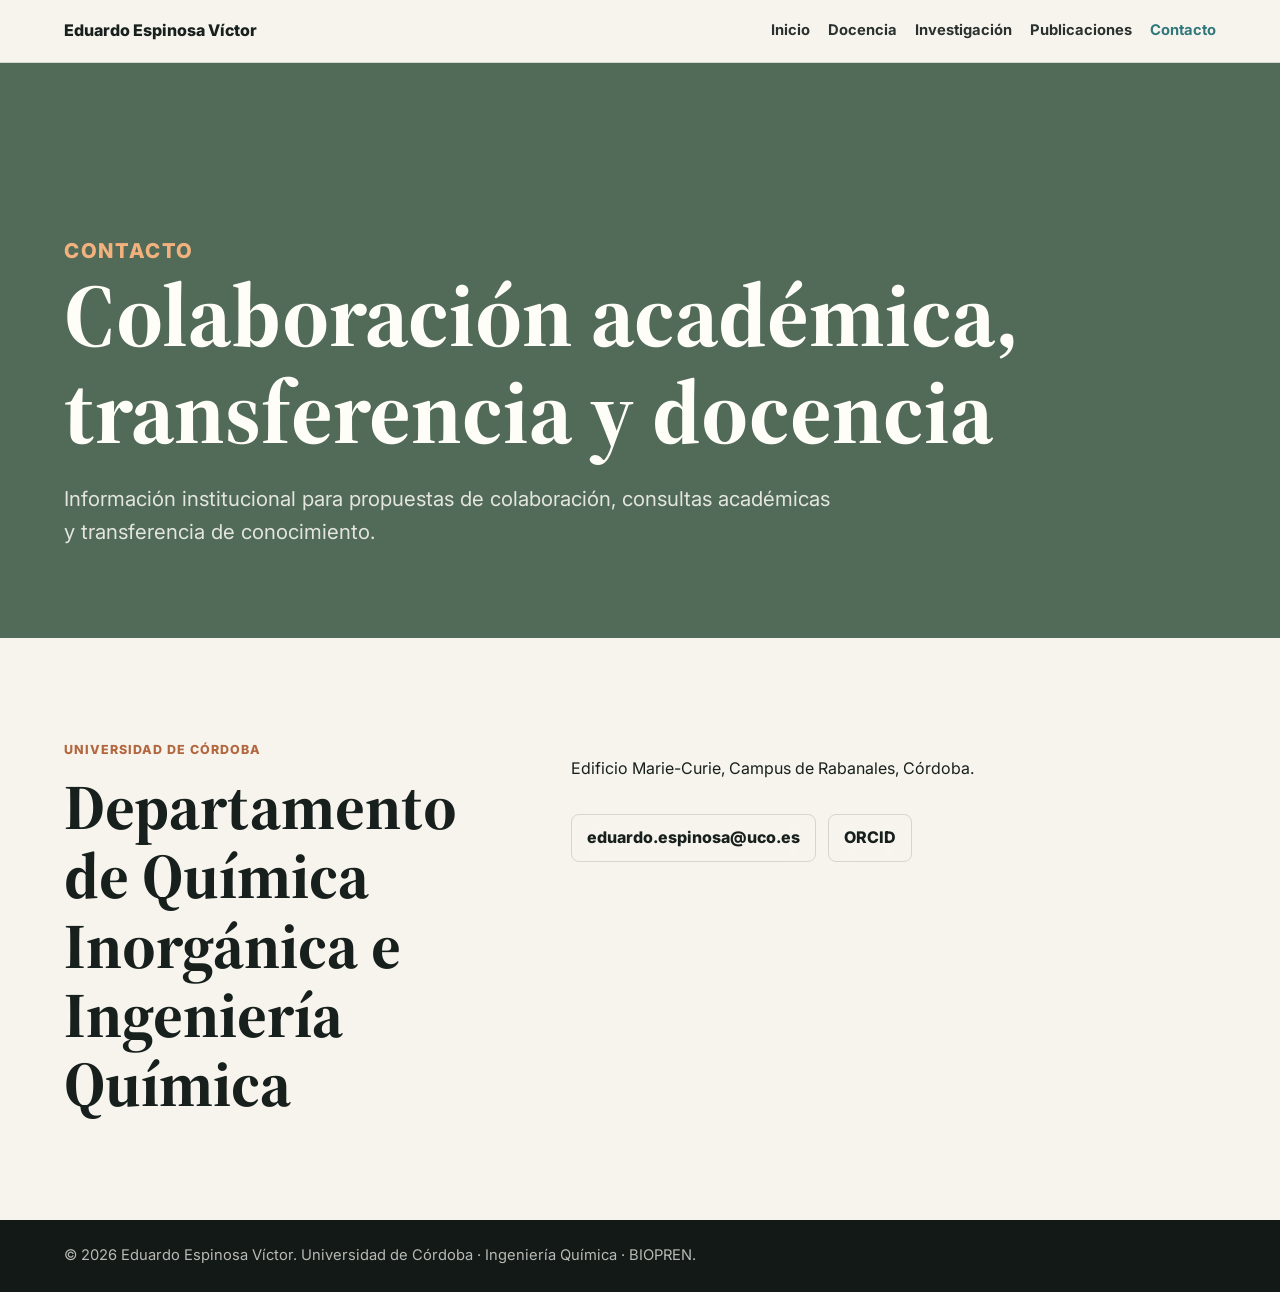
<file: contacto.html>
<!doctype html>
<html lang="es">
<head>
  <meta charset="utf-8">
  <meta name="viewport" content="width=device-width, initial-scale=1">
  <title>Contacto | Eduardo Espinosa Víctor</title>
  <meta name="description" content="Contacto académico de Eduardo Espinosa Víctor en la Universidad de Córdoba.">
  <link rel="preconnect" href="https://fonts.googleapis.com">
  <link rel="preconnect" href="https://fonts.gstatic.com" crossorigin>
  <link href="https://fonts.googleapis.com/css2?family=Inter:wght@400;500;600;700;800&family=Source+Serif+4:opsz,wght@8..60,600;8..60,700&display=swap" rel="stylesheet">
  <link rel="stylesheet" href="styles.css">
</head>
<body class="subpage">
  <header class="site-header" aria-label="Cabecera">
    <a class="brand" href="index.html" aria-label="Inicio">Eduardo Espinosa Víctor</a>
    <nav aria-label="Navegaci&oacute;n principal">
      <a href="index.html" class="">Inicio</a>
      <a href="docencia.html" class="">Docencia</a>
      <a href="investigacion.html" class="">Investigaci&oacute;n</a>
      <a href="publicaciones.html" class="">Publicaciones</a>
      <a href="contacto.html" class="active">Contacto</a>
    </nav>
  </header>
  <main>
    <section class="page-hero">
      <p class="section-kicker">Contacto</p><h1>Colaboración académica, transferencia y docencia</h1><p>Información institucional para propuestas de colaboración, consultas académicas y transferencia de conocimiento.</p>
    </section>
    <section class="section two-column">
      <div><p class="section-kicker">Universidad de Córdoba</p><h2>Departamento de Química Inorgánica e Ingeniería Química</h2></div>
      <div><p>Edificio Marie-Curie, Campus de Rabanales, Córdoba.</p><div class="contact-actions inline"><a href="mailto:eduardo.espinosa@uco.es">eduardo.espinosa@uco.es</a><a href="https://orcid.org/0000-0002-5195-1557">ORCID</a></div></div>
    </section>
  </main>
  <footer>
    <p>&copy; 2026 Eduardo Espinosa Víctor. Universidad de Córdoba &middot; Ingeniería Química &middot; BIOPREN.</p>
  </footer>
</body>
</html>
</file>
<file: styles.css>
:root {
  --ink: #18201d;
  --muted: #59655f;
  --paper: #f7f4ee;
  --white: #fffdf8;
  --moss: #516b58;
  --teal: #1f6d70;
  --copper: #b2673f;
  --line: rgba(24, 32, 29, 0.14);
  --shadow: 0 18px 50px rgba(24, 32, 29, 0.14);
}

* {
  box-sizing: border-box;
}

html {
  scroll-behavior: smooth;
}

body {
  margin: 0;
  color: var(--ink);
  background: var(--paper);
  font-family: Inter, system-ui, -apple-system, BlinkMacSystemFont, "Segoe UI", sans-serif;
  line-height: 1.6;
}

a {
  color: inherit;
}

.site-header {
  position: fixed;
  z-index: 20;
  top: 0;
  left: 0;
  right: 0;
  display: flex;
  justify-content: space-between;
  align-items: center;
  gap: 24px;
  padding: 18px clamp(20px, 5vw, 64px);
  color: var(--white);
  background: linear-gradient(to bottom, rgba(12, 20, 18, 0.72), rgba(12, 20, 18, 0));
}

body.subpage .site-header {
  position: sticky;
  color: var(--ink);
  background: rgba(247, 244, 238, 0.94);
  border-bottom: 1px solid var(--line);
  backdrop-filter: blur(16px);
}

.brand {
  font-weight: 800;
  text-decoration: none;
  letter-spacing: 0;
}

nav {
  display: flex;
  gap: 18px;
  flex-wrap: wrap;
  justify-content: flex-end;
}

nav a {
  font-size: 0.92rem;
  font-weight: 700;
  text-decoration: none;
  opacity: 0.92;
}

nav a.active {
  color: #f3b17d;
}

body.subpage nav a.active {
  color: var(--teal);
}

.hero {
  position: relative;
  min-height: 86vh;
  display: grid;
  align-items: end;
  overflow: hidden;
  color: var(--white);
  padding: 110px clamp(20px, 5vw, 64px) 78px;
}

.page-hero {
  padding: 150px clamp(20px, 5vw, 64px) clamp(56px, 7vw, 92px);
  background: var(--moss);
  color: var(--white);
}

.page-hero.visual {
  display: grid;
  grid-template-columns: minmax(0, 1.05fr) minmax(320px, 0.95fr);
  gap: clamp(28px, 5vw, 70px);
  align-items: center;
}

.page-hero-text {
  min-width: 0;
}

.page-hero-media {
  margin: 0;
  overflow: hidden;
  border-radius: 8px;
  border: 1px solid rgba(255, 253, 248, 0.28);
  box-shadow: var(--shadow);
}

.page-hero-media img {
  display: block;
  width: 100%;
  aspect-ratio: 16 / 10;
  object-fit: cover;
}

.page-hero .section-kicker {
  color: #f3b17d;
}

.page-hero h1 {
  max-width: 1000px;
  font-size: clamp(2.8rem, 7vw, 5.8rem);
}

.page-hero p {
  max-width: 780px;
  margin: 22px 0 0;
  color: rgba(255, 253, 248, 0.84);
  font-size: clamp(1.06rem, 2vw, 1.28rem);
}

.hero-image,
.hero-overlay {
  position: absolute;
  inset: 0;
  width: 100%;
  height: 100%;
}

.hero-image {
  object-fit: cover;
  filter: saturate(0.95) contrast(1.04);
}

.hero-overlay {
  background:
    linear-gradient(90deg, rgba(10, 18, 16, 0.88), rgba(10, 18, 16, 0.52) 45%, rgba(10, 18, 16, 0.12)),
    linear-gradient(0deg, rgba(10, 18, 16, 0.62), rgba(10, 18, 16, 0.08) 44%);
}

.hero-content {
  position: relative;
  z-index: 1;
  max-width: 940px;
}

.eyebrow,
.section-kicker {
  margin: 0 0 12px;
  color: var(--copper);
  font-weight: 800;
  text-transform: uppercase;
  font-size: 0.78rem;
  letter-spacing: 0.08em;
}

.hero .eyebrow {
  color: #f3b17d;
}

h1,
h2,
h3 {
  margin: 0;
  line-height: 1.08;
  letter-spacing: 0;
}

h1,
h2 {
  font-family: "Source Serif 4", Georgia, serif;
}

h1 {
  max-width: 820px;
  font-size: clamp(3.1rem, 9vw, 7.2rem);
}

h2 {
  font-size: clamp(2rem, 5vw, 4.2rem);
}

h3 {
  font-size: 1.06rem;
}

.lead {
  max-width: 690px;
  margin: 24px 0 0;
  font-size: clamp(1.08rem, 2.2vw, 1.45rem);
}

.hero-actions,
.contact-actions {
  display: flex;
  gap: 12px;
  flex-wrap: wrap;
  margin-top: 32px;
}

.hero-actions a,
.contact-actions a {
  display: inline-flex;
  min-height: 44px;
  align-items: center;
  border: 1px solid rgba(255, 253, 248, 0.55);
  border-radius: 8px;
  padding: 10px 15px;
  font-weight: 800;
  text-decoration: none;
  backdrop-filter: blur(12px);
}

.hero-actions a:hover,
.contact-actions a:hover {
  background: rgba(255, 253, 248, 0.12);
}

.intro-band,
.section,
.contact {
  padding: clamp(58px, 8vw, 104px) clamp(20px, 5vw, 64px);
}

.intro-grid,
.two-column {
  display: grid;
  grid-template-columns: minmax(0, 0.8fr) minmax(0, 1.2fr);
  gap: clamp(30px, 6vw, 86px);
  align-items: start;
}

.intro-copy {
  font-size: clamp(1.05rem, 1.6vw, 1.24rem);
}

.intro-copy p:first-child {
  margin-top: 0;
}

.metrics {
  display: grid;
  grid-template-columns: repeat(4, minmax(0, 1fr));
  border-top: 1px solid var(--line);
  border-bottom: 1px solid var(--line);
  background: var(--white);
}

.metric {
  min-height: 150px;
  padding: 26px clamp(20px, 4vw, 42px);
  border-right: 1px solid var(--line);
}

.metric:last-child {
  border-right: 0;
}

.metric strong {
  display: block;
  color: var(--teal);
  font-family: "Source Serif 4", Georgia, serif;
  font-size: clamp(2.4rem, 6vw, 4.8rem);
  line-height: 1;
}

.metric span {
  display: block;
  margin-top: 10px;
  color: var(--muted);
  font-weight: 800;
}

.section-heading {
  max-width: 780px;
  margin-bottom: 34px;
}

.research-grid {
  display: grid;
  grid-template-columns: repeat(4, minmax(0, 1fr));
  gap: 16px;
}

.nav-card-grid {
  display: grid;
  grid-template-columns: repeat(3, minmax(0, 1fr));
  gap: 16px;
}

.nav-card {
  display: flex;
  min-height: 240px;
  flex-direction: column;
  justify-content: space-between;
  border: 1px solid var(--line);
  border-radius: 8px;
  padding: 24px;
  background: var(--white);
  text-decoration: none;
  box-shadow: 0 0 0 rgba(24, 32, 29, 0);
  transition: transform 160ms ease, box-shadow 160ms ease;
}

.nav-card:hover {
  transform: translateY(-3px);
  box-shadow: var(--shadow);
}

.nav-card span {
  color: var(--teal);
  font-weight: 900;
}

.nav-card p {
  margin: 14px 0 0;
  color: var(--muted);
}

.research-grid article,
.project-list article,
.publication-list article {
  border: 1px solid var(--line);
  border-radius: 8px;
  background: var(--white);
}

.research-grid article {
  min-height: 250px;
  padding: 24px;
}

.research-grid h3,
.project-list h3,
.publication-list h3 {
  margin-bottom: 12px;
}

.research-grid p,
.project-list p,
.publication-list p,
.timeline p,
.contact p {
  margin: 0;
  color: var(--muted);
}

.tinted {
  background: #eef1e8;
}

.project-list {
  display: grid;
  grid-template-columns: repeat(2, minmax(0, 1fr));
  gap: 16px;
}

.project-list.all-projects {
  grid-template-columns: repeat(3, minmax(0, 1fr));
}

.project-list article {
  padding: 24px;
}

.project-card {
  min-height: 280px;
}

.project-top {
  display: flex;
  justify-content: space-between;
  gap: 14px;
  margin-bottom: 16px;
  align-items: flex-start;
}

.project-top span,
.project-top strong {
  color: var(--teal);
  font-size: 0.78rem;
  font-weight: 900;
  line-height: 1.35;
}

.project-top strong {
  color: var(--copper);
  text-align: right;
}

.project-list span,
.timeline span {
  display: inline-block;
  margin-bottom: 12px;
  color: var(--teal);
  font-weight: 900;
}

.publication-list {
  display: grid;
  gap: 12px;
}

.publication-list article {
  padding: 22px 24px;
}

.year-list {
  display: grid;
  gap: 14px;
}

.year-block {
  border: 1px solid var(--line);
  border-radius: 8px;
  background: var(--white);
  overflow: hidden;
}

.year-block summary {
  display: flex;
  cursor: pointer;
  justify-content: space-between;
  gap: 18px;
  padding: 20px 24px;
  color: var(--ink);
  font-family: "Source Serif 4", Georgia, serif;
  font-size: 1.55rem;
  font-weight: 800;
}

.year-block summary span {
  align-self: center;
  color: var(--muted);
  font-family: Inter, system-ui, sans-serif;
  font-size: 0.86rem;
  font-weight: 900;
}

.year-block .publication-list {
  padding: 0 18px 18px;
}

.publication-card {
  border: 1px solid var(--line);
  border-radius: 8px;
  background: var(--white);
}

.publication-card span {
  display: block;
  margin-bottom: 10px;
  color: var(--teal);
  font-size: 0.82rem;
  font-weight: 900;
}

.publication-card h3 {
  font-size: 1rem;
  line-height: 1.28;
}

.publication-card .authors {
  margin-top: 10px;
  color: var(--muted);
  font-size: 0.92rem;
}

.publication-meta {
  margin-top: 10px;
  color: var(--muted);
  font-size: 0.9rem;
  font-weight: 700;
}

.publication-meta a {
  color: var(--teal);
  font-weight: 900;
}

.publication-card.compact {
  padding: 22px 24px;
}

.resource-grid,
.notice-list,
.company-grid {
  display: grid;
  grid-template-columns: repeat(3, minmax(0, 1fr));
  gap: 16px;
}

.resource-grid article,
.notice-list article,
.company-grid article {
  border: 1px solid var(--line);
  border-radius: 8px;
  padding: 24px;
  background: var(--white);
}

.notice-list article {
  min-height: 260px;
}

.notice-list span {
  display: block;
  margin-bottom: 14px;
  color: var(--teal);
  font-weight: 900;
}

.company-grid {
  grid-template-columns: repeat(4, minmax(0, 1fr));
}

.company-grid article {
  min-height: 210px;
}

.company-grid span {
  display: block;
  margin-bottom: 14px;
  color: var(--teal);
  font-weight: 900;
}

.resource-grid p,
.notice-list p,
.company-grid p,
.section-intro {
  color: var(--muted);
}

.section-intro {
  max-width: 860px;
  margin: -14px 0 30px;
  font-size: 1.05rem;
}

.contact-actions.inline a {
  border-color: var(--line);
  color: var(--ink);
}

.clean-list {
  display: grid;
  gap: 10px;
  margin: 24px 0 0;
  padding: 0;
  list-style: none;
}

.clean-list li {
  padding-left: 18px;
  border-left: 4px solid var(--copper);
  color: var(--muted);
  font-weight: 700;
}

.timeline {
  display: grid;
  gap: 18px;
}

.timeline article {
  border-top: 1px solid var(--line);
  padding-top: 18px;
}

.contact {
  background: var(--moss);
  color: var(--white);
}

.contact .section-kicker {
  color: #f3b17d;
}

.contact h2 {
  max-width: 850px;
}

.contact p {
  max-width: 780px;
  margin-top: 20px;
  color: rgba(255, 253, 248, 0.82);
}

.contact-actions a {
  border-color: rgba(255, 253, 248, 0.5);
}

footer {
  padding: 24px clamp(20px, 5vw, 64px);
  background: #121916;
  color: rgba(255, 253, 248, 0.7);
  font-size: 0.92rem;
}

footer p {
  margin: 0;
}

@media (max-width: 980px) {
  .site-header {
    position: absolute;
    align-items: flex-start;
    flex-direction: column;
    gap: 10px;
  }

  nav {
    justify-content: flex-start;
  }

  .intro-grid,
  .two-column,
  .project-list,
  .project-list.all-projects,
  .page-hero.visual {
    grid-template-columns: 1fr;
  }

  .research-grid,
  .nav-card-grid,
  .resource-grid,
  .notice-list,
  .company-grid,
  .metrics {
    grid-template-columns: repeat(2, minmax(0, 1fr));
  }

  .metric:nth-child(2) {
    border-right: 0;
  }

  .metric:nth-child(-n+2) {
    border-bottom: 1px solid var(--line);
  }
}

@media (max-width: 620px) {
  .hero {
    min-height: 82vh;
    padding-bottom: 46px;
  }

  .research-grid,
  .nav-card-grid,
  .resource-grid,
  .notice-list,
  .company-grid,
  .metrics {
    grid-template-columns: 1fr;
  }

  .year-block summary {
    align-items: flex-start;
    flex-direction: column;
  }

  .metric {
    border-right: 0;
    border-bottom: 1px solid var(--line);
  }

  .metric:last-child {
    border-bottom: 0;
  }

  .hero-actions a,
  .contact-actions a {
    width: 100%;
    justify-content: center;
  }
}
</file>
